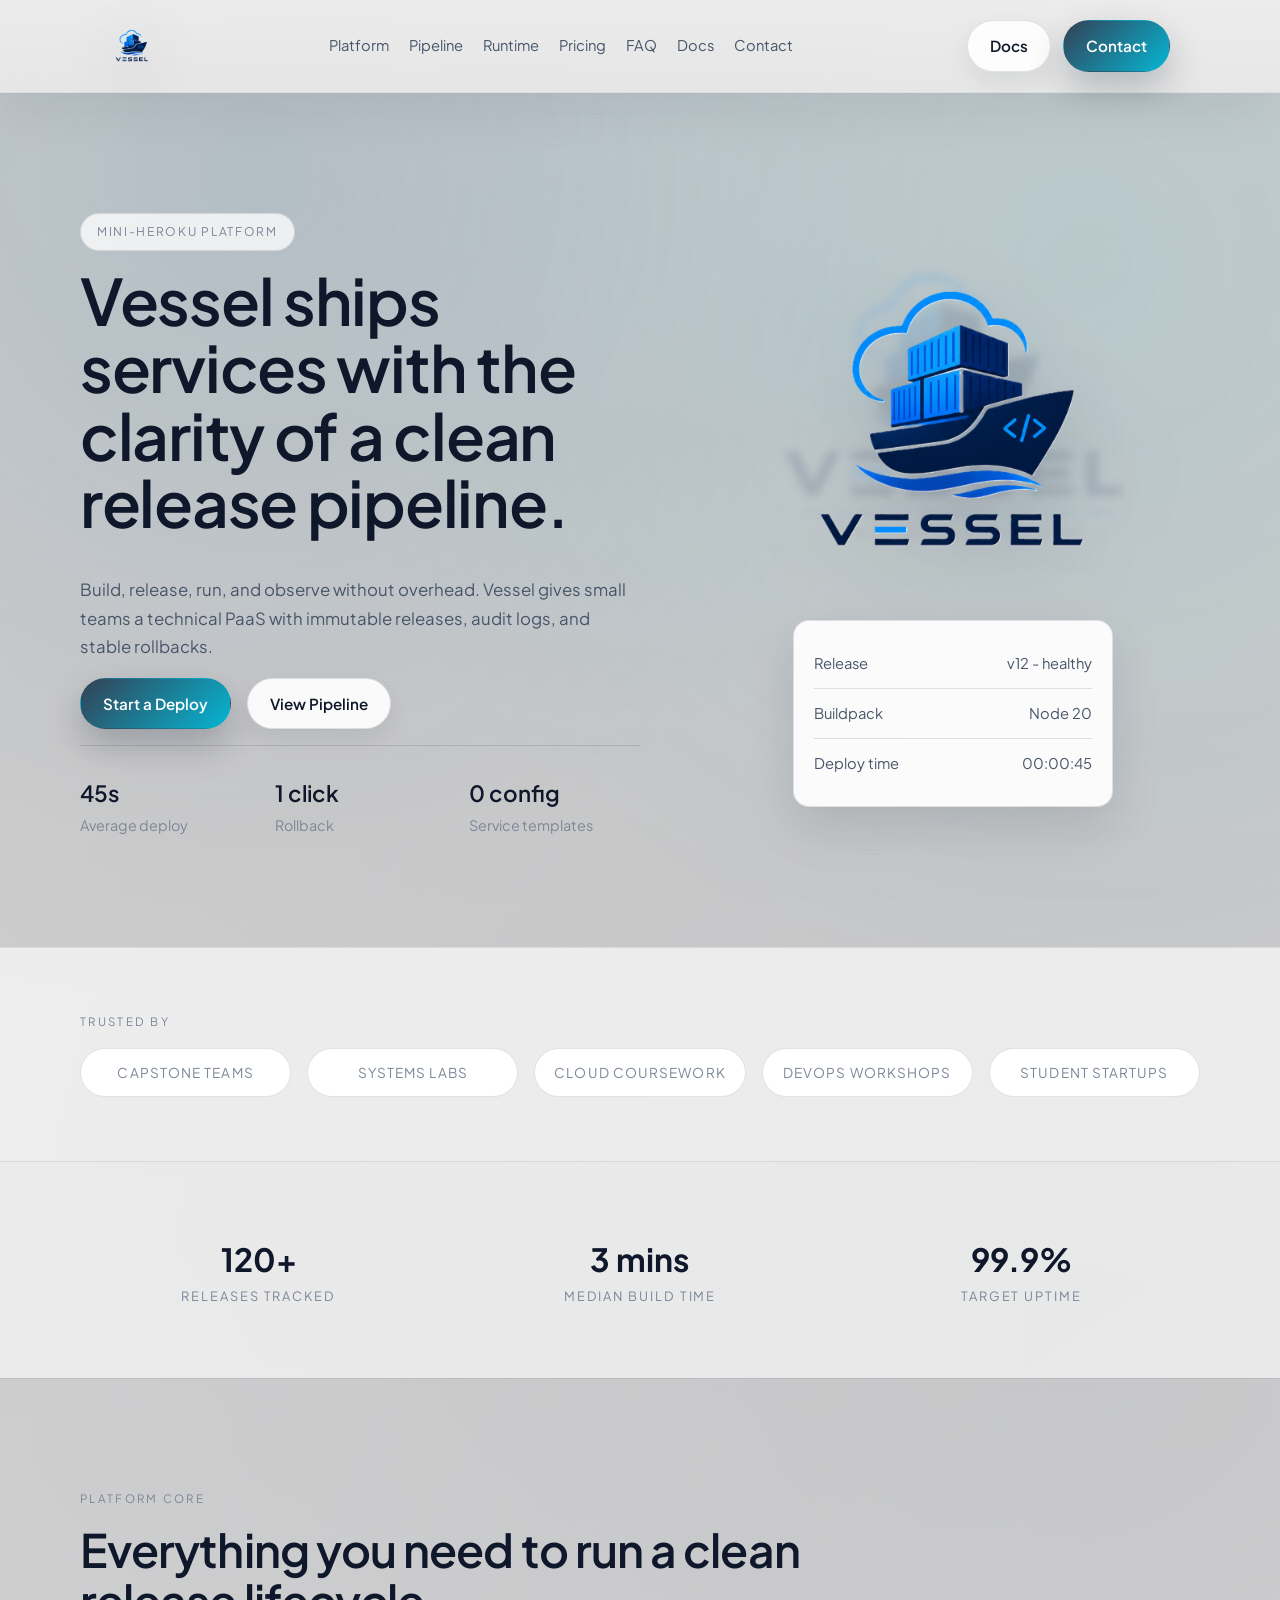
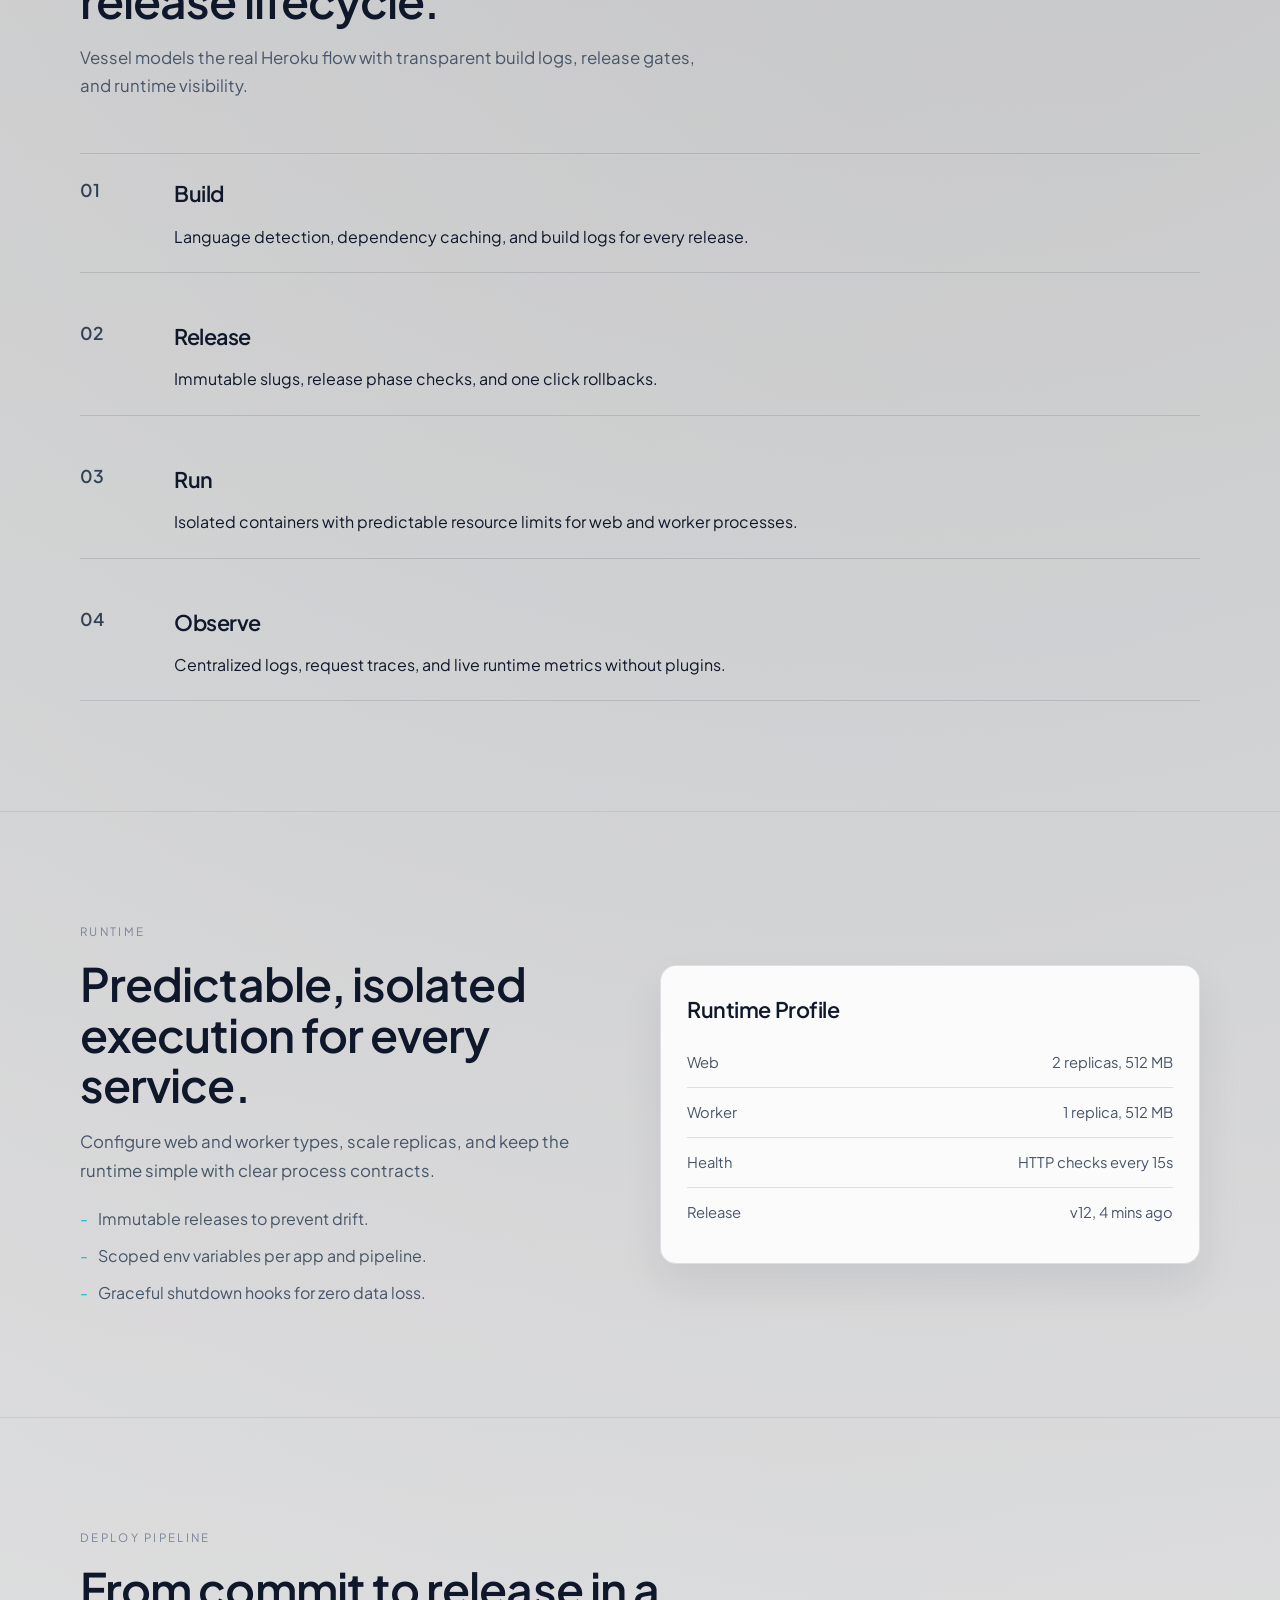
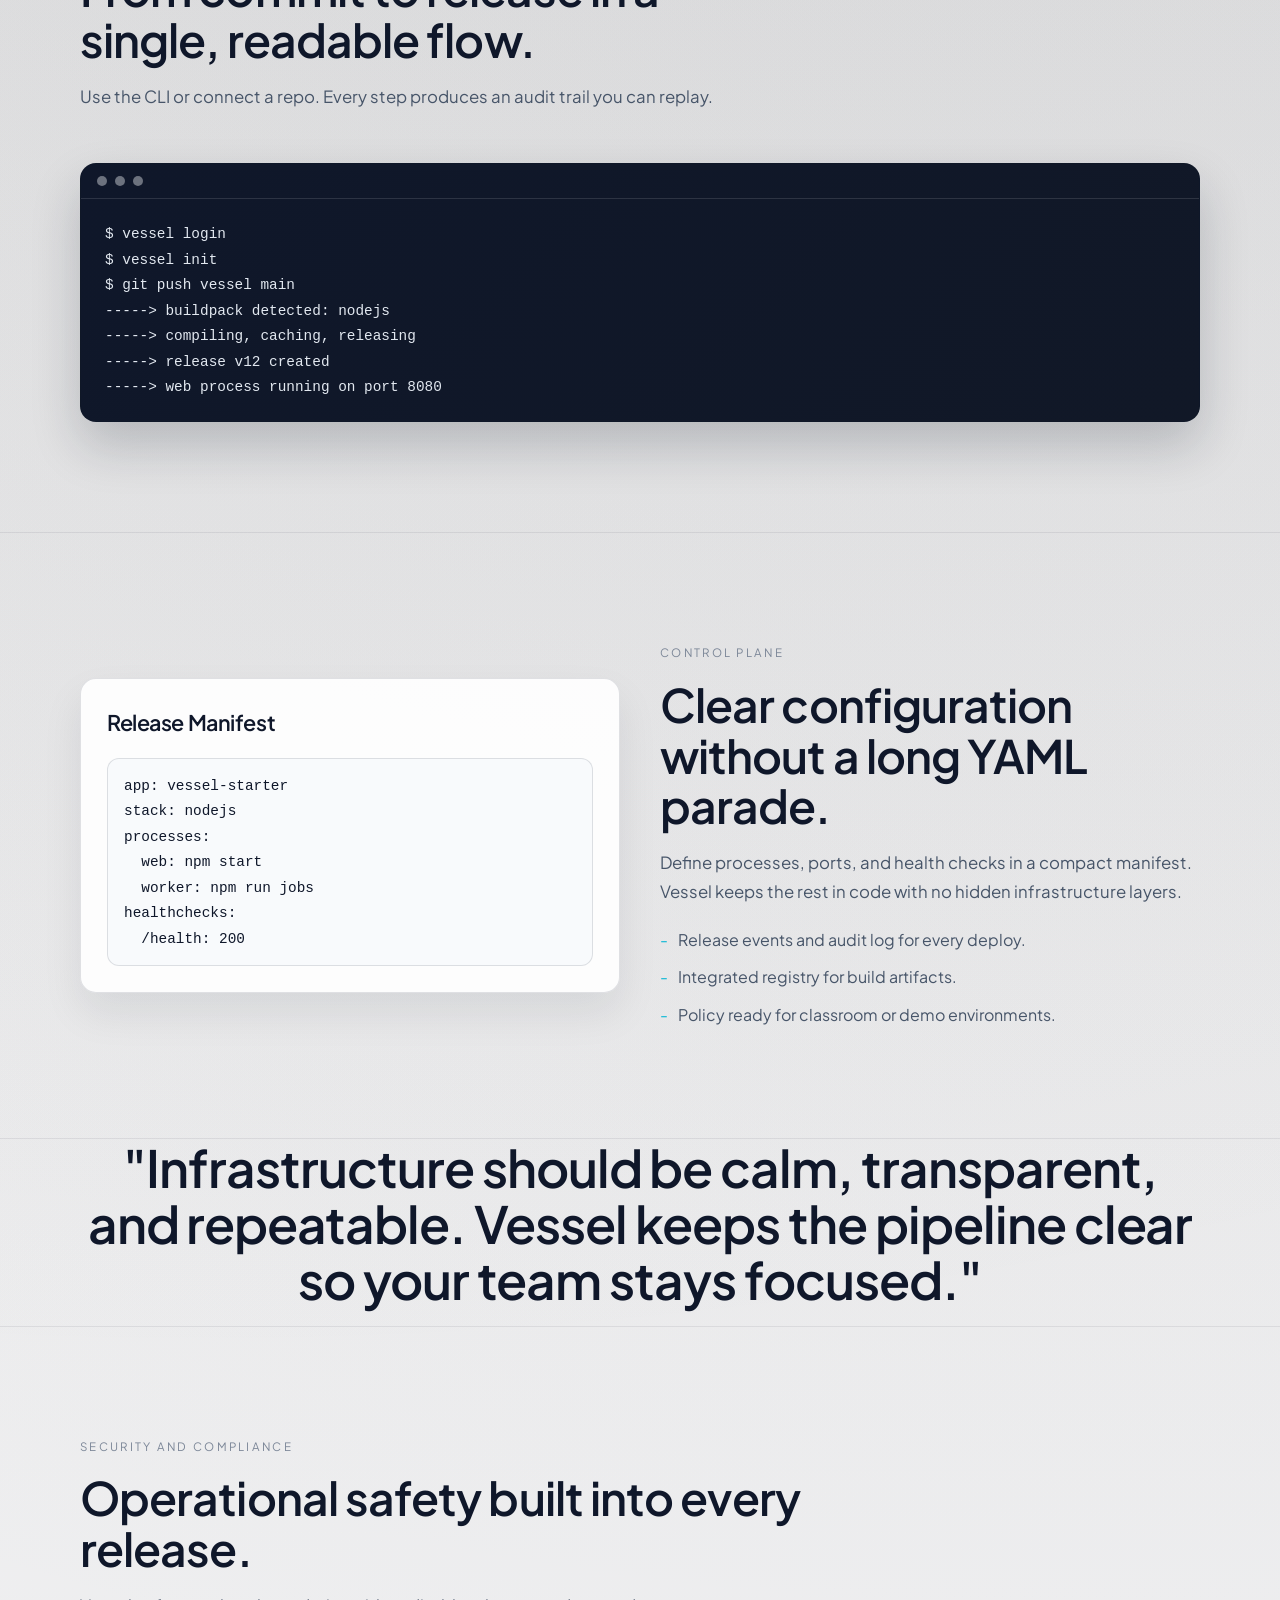
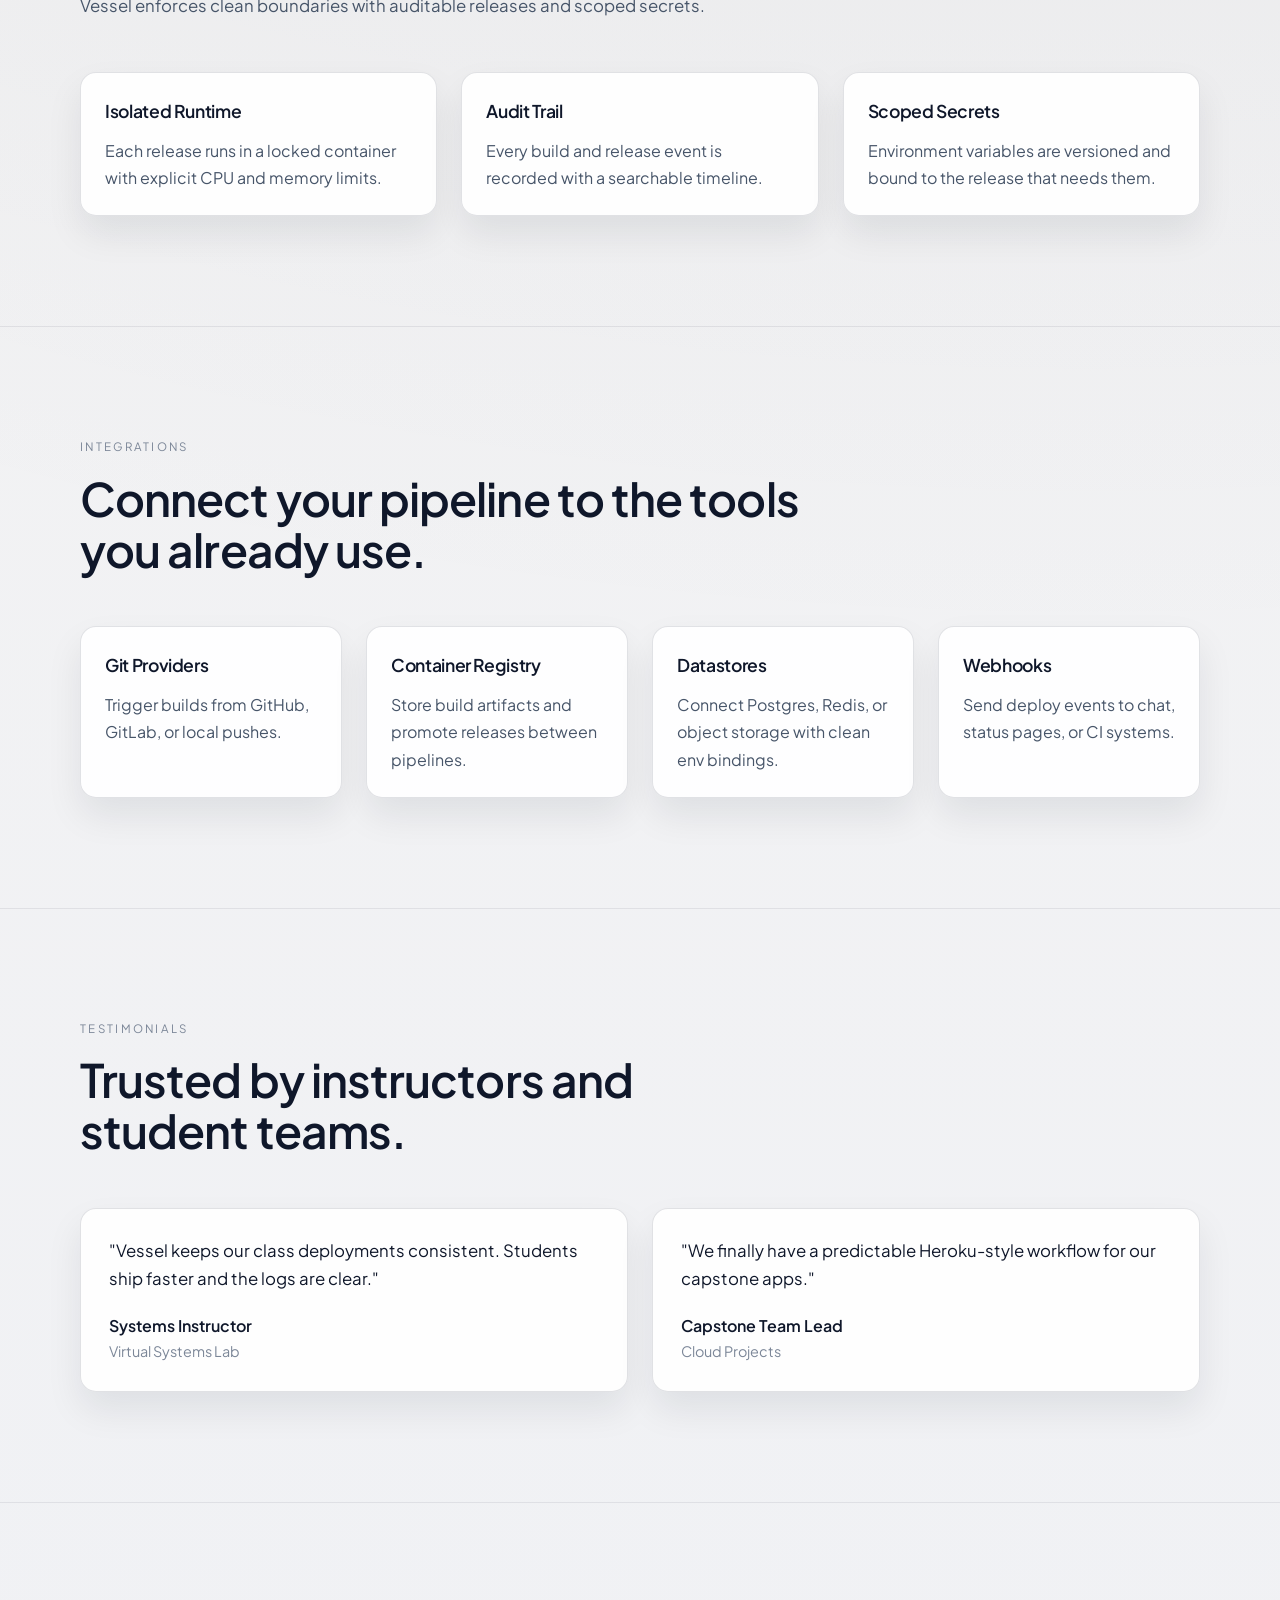
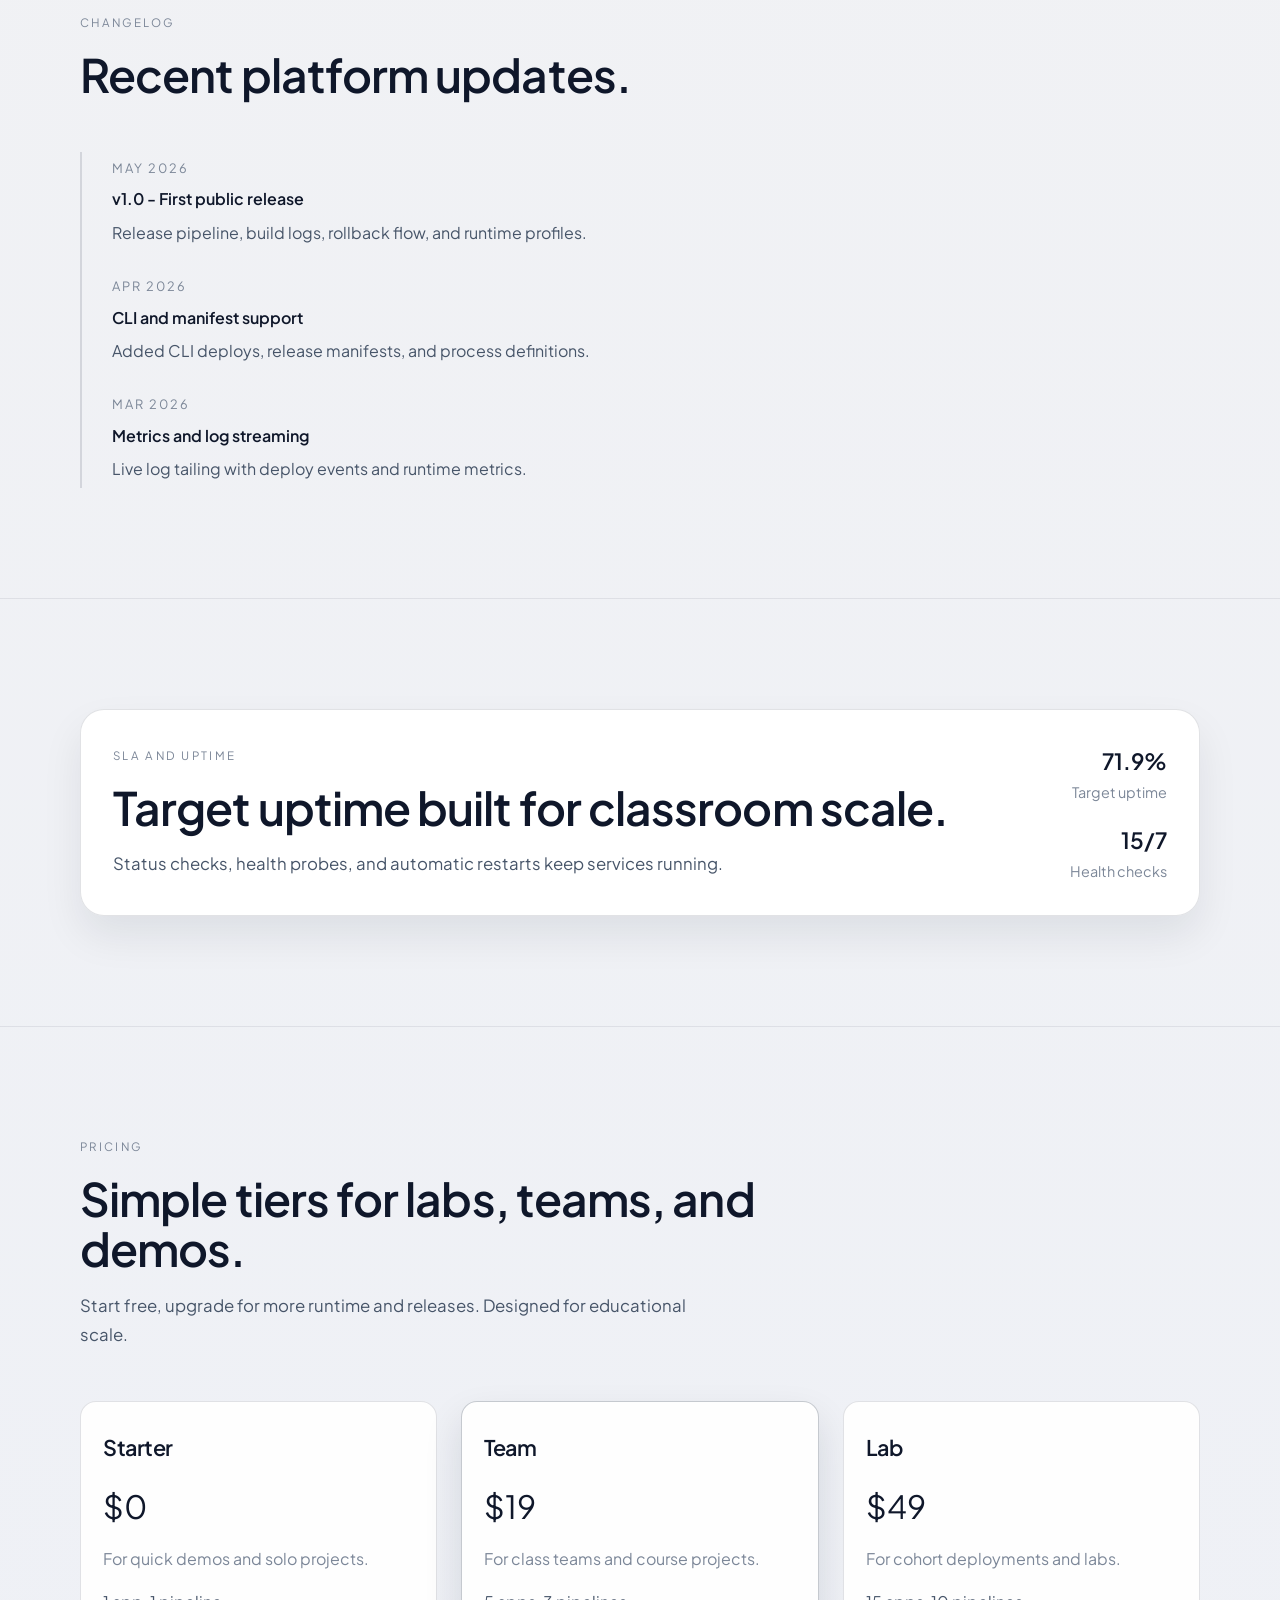
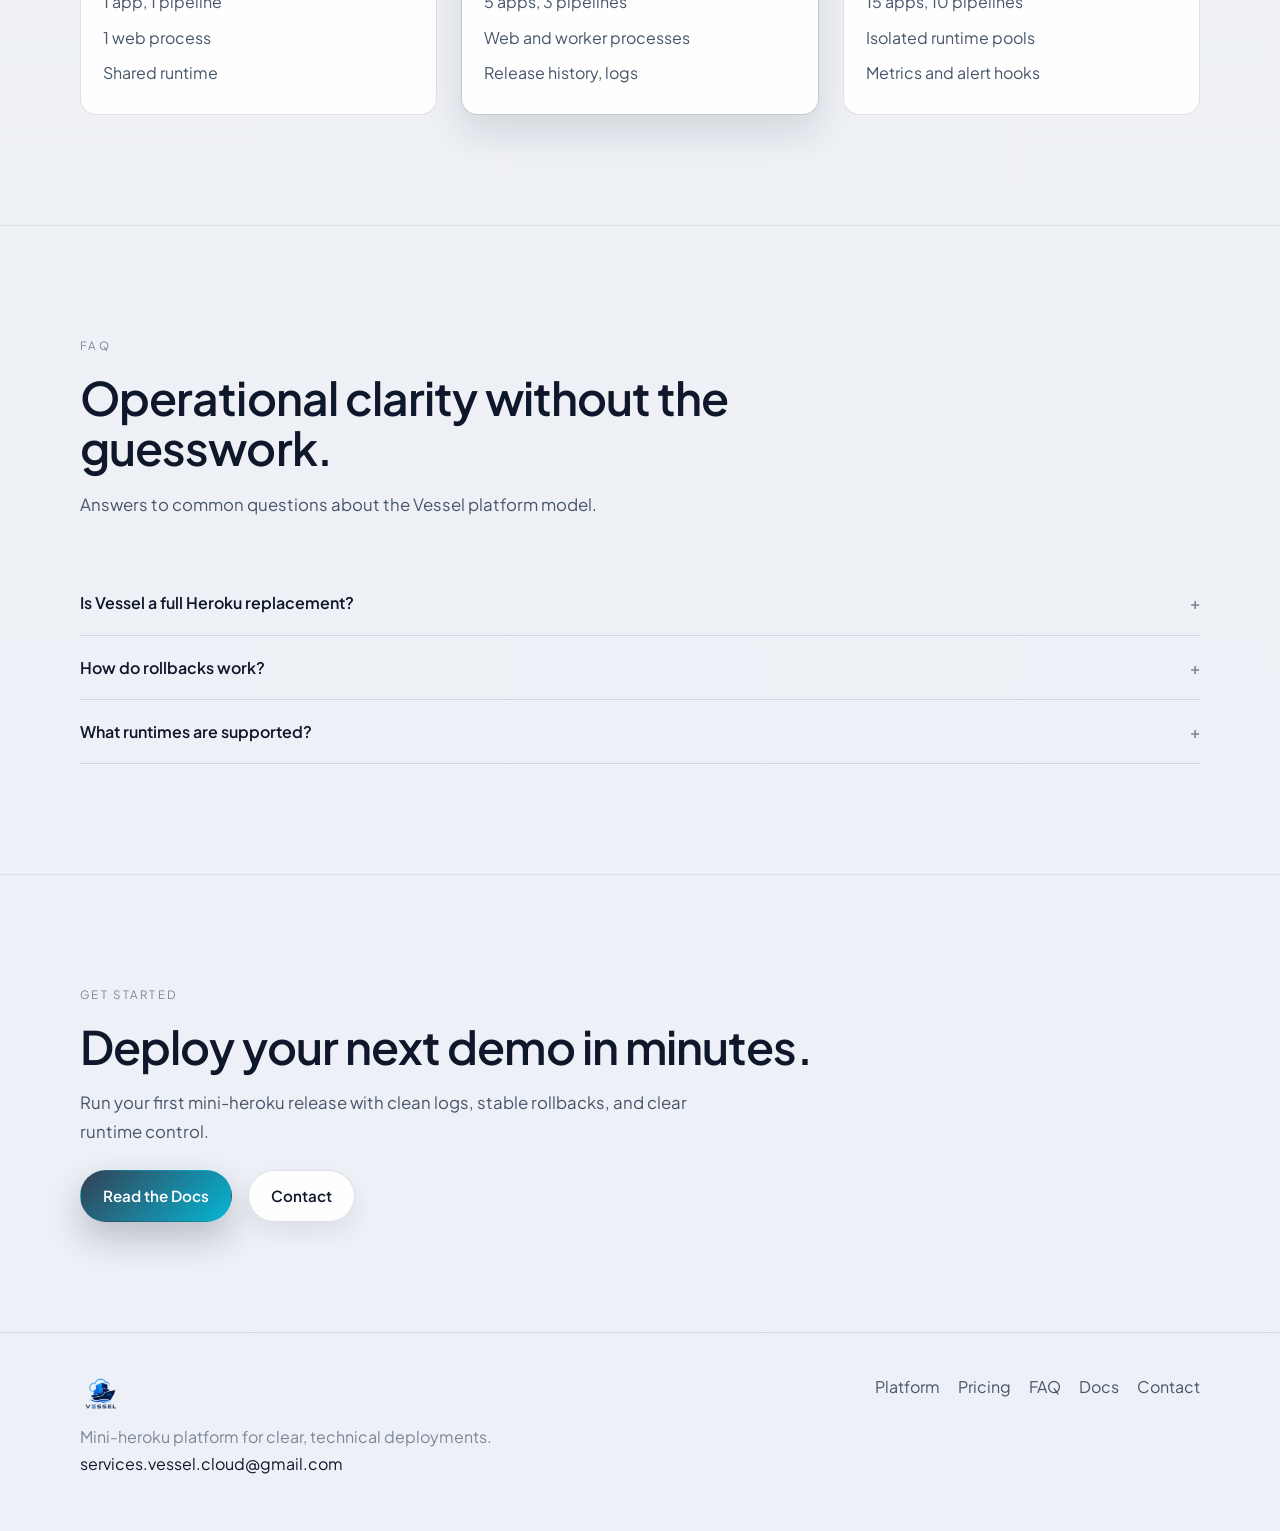
<file: index.html>
<!DOCTYPE html>
<html lang="en" id="top">
<head>
  <meta charset="UTF-8" />
  <meta name="viewport" content="width=device-width, initial-scale=1" />
  <title>Vessel - Mini-Heroku Platform</title>
  <meta name="description" content="Vessel is a mini-heroku PaaS for one click deploys, immutable releases, and technical clarity for small teams." />

  <link rel="preconnect" href="https://fonts.googleapis.com" />
  <link rel="preconnect" href="https://fonts.gstatic.com" crossorigin />
  <link href="https://fonts.googleapis.com/css2?family=Plus+Jakarta+Sans:wght@400;500;600;700&family=Inter:wght@400;500;600&family=JetBrains+Mono:wght@400;500&display=swap" rel="stylesheet" />
  <link rel="icon" href="assets/vessel.ico" />

  <link rel="stylesheet" href="css/styles.css" />
</head>
<body class="page-loading">
  <div id="page-loader" class="page-loader" aria-hidden="true"></div>
  <div id="scroll-progress" class="scroll-progress" aria-hidden="true"></div>

  <header class="site-header">
    <div class="container nav-shell" data-animate>
      <a class="logo" href="#top" aria-label="Vessel home">
        <img class="logo-img" src="assets/nobg-vessel-default-2.png" alt="Vessel" />
      </a>

      <nav id="nav-menu" class="nav-links" aria-label="Primary">
        <a class="nav-link" href="#platform">Platform</a>
        <a class="nav-link" href="#pipeline">Pipeline</a>
        <a class="nav-link" href="#runtime">Runtime</a>
        <a class="nav-link" href="#pricing">Pricing</a>
        <a class="nav-link" href="#faq">FAQ</a>
        <a class="nav-link" href="docs.html">Docs</a>
        <a class="nav-link" href="contact.html">Contact</a>
      </nav>

      <div class="nav-actions">
        <a class="btn ghost" href="docs.html">Docs</a>
        <a class="btn primary" href="contact.html">Contact</a>
      </div>

      <button id="nav-toggle" class="nav-toggle" aria-expanded="false" aria-controls="nav-menu">Menu</button>
    </div>
  </header>

  <main>
    <section id="hero" class="hero section">
      <div class="hero-bg" aria-hidden="true"></div>

      <div class="container hero-grid">
        <div class="hero-copy">
          <div class="hero-badge" data-animate>Mini-Heroku Platform</div>
          <h1 data-animate>Vessel ships services with the clarity of a clean release pipeline.</h1>
          <p class="lead" data-animate>
            Build, release, run, and observe without overhead. Vessel gives small teams a technical PaaS with immutable
            releases, audit logs, and stable rollbacks.
          </p>
          <div class="hero-actions" data-animate>
            <a class="btn primary" href="#get-started">Start a Deploy</a>
            <a class="btn ghost" href="#pipeline">View Pipeline</a>
          </div>
          <div class="hero-metrics" data-animate>
            <div>
              <p class="metric-value">45s</p>
              <p class="metric-label">Average deploy</p>
            </div>
            <div>
              <p class="metric-value">1 click</p>
              <p class="metric-label">Rollback</p>
            </div>
            <div>
              <p class="metric-value">0 config</p>
              <p class="metric-label">Service templates</p>
            </div>
          </div>
        </div>

        <div class="hero-visual" data-animate>
          <img class="hero-glow" src="assets/vessel.png" alt="" aria-hidden="true" />
          <img class="hero-mark" src="assets/nobg-vessel-default-2.png" alt="Vessel cloud platform mark" />
          <div class="hero-panel">
            <div class="hero-panel-row">
              <span>Release</span>
              <span>v12 - healthy</span>
            </div>
            <div class="hero-panel-row">
              <span>Buildpack</span>
              <span>Node 20</span>
            </div>
            <div class="hero-panel-row">
              <span>Deploy time</span>
              <span>00:00:45</span>
            </div>
          </div>
        </div>
      </div>
    </section>

    <section class="logos section-divider">
      <div class="container" data-animate>
        <p class="eyebrow">Trusted By</p>
        <div class="logo-grid">
          <div class="logo-pill">Capstone Teams</div>
          <div class="logo-pill">Systems Labs</div>
          <div class="logo-pill">Cloud Coursework</div>
          <div class="logo-pill">DevOps Workshops</div>
          <div class="logo-pill">Student Startups</div>
        </div>
      </div>
    </section>

    <section class="stats section-divider">
      <div class="container stats-grid" data-animate>
        <div class="stat-item">
          <p class="stat-value">120+</p>
          <p class="stat-label">Releases tracked</p>
        </div>
        <div class="stat-item">
          <p class="stat-value">3 mins</p>
          <p class="stat-label">Median build time</p>
        </div>
        <div class="stat-item">
          <p class="stat-value">99.9%</p>
          <p class="stat-label">Target uptime</p>
        </div>
      </div>
    </section>

    <section id="platform" class="section section-divider">
      <div class="container">
        <div class="section-head" data-animate>
          <p class="eyebrow">Platform Core</p>
          <h2>Everything you need to run a clean release lifecycle.</h2>
          <p class="lead">
            Vessel models the real Heroku flow with transparent build logs, release gates, and runtime visibility.
          </p>
        </div>

        <div class="steps-grid" data-animate>
          <div class="step-card">
            <span class="step-index">01</span>
            <div>
              <h3>Build</h3>
              <p>Language detection, dependency caching, and build logs for every release.</p>
            </div>
          </div>
          <div class="step-card">
            <span class="step-index">02</span>
            <div>
              <h3>Release</h3>
              <p>Immutable slugs, release phase checks, and one click rollbacks.</p>
            </div>
          </div>
          <div class="step-card">
            <span class="step-index">03</span>
            <div>
              <h3>Run</h3>
              <p>Isolated containers with predictable resource limits for web and worker processes.</p>
            </div>
          </div>
          <div class="step-card">
            <span class="step-index">04</span>
            <div>
              <h3>Observe</h3>
              <p>Centralized logs, request traces, and live runtime metrics without plugins.</p>
            </div>
          </div>
        </div>
      </div>
    </section>

    <section id="runtime" class="section section-divider">
      <div class="container split">
        <div class="split-text" data-animate>
          <p class="eyebrow">Runtime</p>
          <h2>Predictable, isolated execution for every service.</h2>
          <p class="lead">
            Configure web and worker types, scale replicas, and keep the runtime simple with clear process contracts.
          </p>
          <ul class="clean-list">
            <li>Immutable releases to prevent drift.</li>
            <li>Scoped env variables per app and pipeline.</li>
            <li>Graceful shutdown hooks for zero data loss.</li>
          </ul>
        </div>
        <div class="split-panel" data-animate>
          <h3>Runtime Profile</h3>
          <div class="hero-panel-row">
            <span>Web</span>
            <span>2 replicas, 512 MB</span>
          </div>
          <div class="hero-panel-row">
            <span>Worker</span>
            <span>1 replica, 512 MB</span>
          </div>
          <div class="hero-panel-row">
            <span>Health</span>
            <span>HTTP checks every 15s</span>
          </div>
          <div class="hero-panel-row">
            <span>Release</span>
            <span>v12, 4 mins ago</span>
          </div>
        </div>
      </div>
    </section>

    <section id="pipeline" class="section section-divider">
      <div class="container">
        <div class="section-head" data-animate>
          <p class="eyebrow">Deploy Pipeline</p>
          <h2>From commit to release in a single, readable flow.</h2>
          <p class="lead">Use the CLI or connect a repo. Every step produces an audit trail you can replay.</p>
        </div>

        <div class="terminal" data-animate>
          <div class="terminal-bar">
            <span></span><span></span><span></span>
          </div>
          <pre><code>$ vessel login
$ vessel init
$ git push vessel main
-----> buildpack detected: nodejs
-----> compiling, caching, releasing
-----> release v12 created
-----> web process running on port 8080</code></pre>
        </div>
      </div>
    </section>

    <section id="docs" class="section section-divider">
      <div class="container split">
        <div class="split-panel" data-animate>
          <h3>Release Manifest</h3>
          <pre><code>app: vessel-starter
stack: nodejs
processes:
  web: npm start
  worker: npm run jobs
healthchecks:
  /health: 200</code></pre>
        </div>
        <div class="split-text" data-animate>
          <p class="eyebrow">Control Plane</p>
          <h2>Clear configuration without a long YAML parade.</h2>
          <p class="lead">
            Define processes, ports, and health checks in a compact manifest. Vessel keeps the rest in code with no
            hidden infrastructure layers.
          </p>
          <ul class="clean-list">
            <li>Release events and audit log for every deploy.</li>
            <li>Integrated registry for build artifacts.</li>
            <li>Policy ready for classroom or demo environments.</li>
          </ul>
        </div>
      </div>
    </section>

    <section class="quote section-divider">
      <div class="container" data-animate>
        <h2>"Infrastructure should be calm, transparent, and repeatable. Vessel keeps the pipeline clear so your team stays focused."</h2>
      </div>
    </section>

    <section id="security" class="section section-divider">
      <div class="container">
        <div class="section-head" data-animate>
          <p class="eyebrow">Security And Compliance</p>
          <h2>Operational safety built into every release.</h2>
          <p class="lead">Vessel enforces clean boundaries with auditable releases and scoped secrets.</p>
        </div>
        <div class="card-grid" data-animate>
          <div class="card">
            <h3 class="card-title">Isolated Runtime</h3>
            <p class="card-body">Each release runs in a locked container with explicit CPU and memory limits.</p>
          </div>
          <div class="card">
            <h3 class="card-title">Audit Trail</h3>
            <p class="card-body">Every build and release event is recorded with a searchable timeline.</p>
          </div>
          <div class="card">
            <h3 class="card-title">Scoped Secrets</h3>
            <p class="card-body">Environment variables are versioned and bound to the release that needs them.</p>
          </div>
        </div>
      </div>
    </section>

    <section id="integrations" class="section section-divider">
      <div class="container">
        <div class="section-head" data-animate>
          <p class="eyebrow">Integrations</p>
          <h2>Connect your pipeline to the tools you already use.</h2>
        </div>
        <div class="card-grid" data-animate>
          <div class="card">
            <h3 class="card-title">Git Providers</h3>
            <p class="card-body">Trigger builds from GitHub, GitLab, or local pushes.</p>
          </div>
          <div class="card">
            <h3 class="card-title">Container Registry</h3>
            <p class="card-body">Store build artifacts and promote releases between pipelines.</p>
          </div>
          <div class="card">
            <h3 class="card-title">Datastores</h3>
            <p class="card-body">Connect Postgres, Redis, or object storage with clean env bindings.</p>
          </div>
          <div class="card">
            <h3 class="card-title">Webhooks</h3>
            <p class="card-body">Send deploy events to chat, status pages, or CI systems.</p>
          </div>
        </div>
      </div>
    </section>

    <section id="testimonials" class="section section-divider">
      <div class="container">
        <div class="section-head" data-animate>
          <p class="eyebrow">Testimonials</p>
          <h2>Trusted by instructors and student teams.</h2>
        </div>
        <div class="testimonial-grid" data-animate>
          <div class="testimonial-card">
            <p class="testimonial-quote">"Vessel keeps our class deployments consistent. Students ship faster and the logs are clear."</p>
            <p class="testimonial-name">Systems Instructor</p>
            <p class="testimonial-role">Virtual Systems Lab</p>
          </div>
          <div class="testimonial-card">
            <p class="testimonial-quote">"We finally have a predictable Heroku-style workflow for our capstone apps."</p>
            <p class="testimonial-name">Capstone Team Lead</p>
            <p class="testimonial-role">Cloud Projects</p>
          </div>
        </div>
      </div>
    </section>

    <section id="changelog" class="section section-divider">
      <div class="container">
        <div class="section-head" data-animate>
          <p class="eyebrow">Changelog</p>
          <h2>Recent platform updates.</h2>
        </div>
        <div class="timeline" data-animate>
          <div class="timeline-item">
            <p class="timeline-date">May 2026</p>
            <p class="timeline-title">v1.0 - First public release</p>
            <p class="timeline-body">Release pipeline, build logs, rollback flow, and runtime profiles.</p>
          </div>
          <div class="timeline-item">
            <p class="timeline-date">Apr 2026</p>
            <p class="timeline-title">CLI and manifest support</p>
            <p class="timeline-body">Added CLI deploys, release manifests, and process definitions.</p>
          </div>
          <div class="timeline-item">
            <p class="timeline-date">Mar 2026</p>
            <p class="timeline-title">Metrics and log streaming</p>
            <p class="timeline-body">Live log tailing with deploy events and runtime metrics.</p>
          </div>
        </div>
      </div>
    </section>

    <section id="sla" class="section section-divider">
      <div class="container" data-animate>
        <div class="sla-panel">
          <div>
            <p class="eyebrow">SLA And Uptime</p>
            <h2>Target uptime built for classroom scale.</h2>
            <p class="lead">Status checks, health probes, and automatic restarts keep services running.</p>
          </div>
          <div class="sla-metrics">
            <div>
              <p class="metric-value">99.9%</p>
              <p class="metric-label">Target uptime</p>
            </div>
            <div>
              <p class="metric-value">24/7</p>
              <p class="metric-label">Health checks</p>
            </div>
          </div>
        </div>
      </div>
    </section>

    <section id="pricing" class="section section-divider">
      <div class="container">
        <div class="section-head" data-animate>
          <p class="eyebrow">Pricing</p>
          <h2>Simple tiers for labs, teams, and demos.</h2>
          <p class="lead">Start free, upgrade for more runtime and releases. Designed for educational scale.</p>
        </div>

        <div class="pricing-grid" data-animate>
          <div class="pricing-tier">
            <h3>Starter</h3>
            <p class="price">$0</p>
            <p class="tier-note">For quick demos and solo projects.</p>
            <ul>
              <li>1 app, 1 pipeline</li>
              <li>1 web process</li>
              <li>Shared runtime</li>
            </ul>
          </div>
          <div class="pricing-tier featured">
            <h3>Team</h3>
            <p class="price">$19</p>
            <p class="tier-note">For class teams and course projects.</p>
            <ul>
              <li>5 apps, 3 pipelines</li>
              <li>Web and worker processes</li>
              <li>Release history, logs</li>
            </ul>
          </div>
          <div class="pricing-tier">
            <h3>Lab</h3>
            <p class="price">$49</p>
            <p class="tier-note">For cohort deployments and labs.</p>
            <ul>
              <li>15 apps, 10 pipelines</li>
              <li>Isolated runtime pools</li>
              <li>Metrics and alert hooks</li>
            </ul>
          </div>
        </div>
      </div>
    </section>

    <section id="faq" class="section section-divider">
      <div class="container">
        <div class="section-head" data-animate>
          <p class="eyebrow">FAQ</p>
          <h2>Operational clarity without the guesswork.</h2>
          <p class="lead">Answers to common questions about the Vessel platform model.</p>
        </div>

        <div class="faq" data-animate>
          <details>
            <summary>Is Vessel a full Heroku replacement?</summary>
            <p>Vessel is a focused mini-heroku platform built for learning and small deployments. It mirrors the core flow without enterprise complexity.</p>
          </details>
          <details>
            <summary>How do rollbacks work?</summary>
            <p>Each release is immutable. You can roll back by selecting any prior release without rebuilding.</p>
          </details>
          <details>
            <summary>What runtimes are supported?</summary>
            <p>Vessel supports common web stacks through buildpacks. Node and Python are first class and more can be added.</p>
          </details>
        </div>
      </div>
    </section>

    <section id="get-started" class="section section-divider">
      <div class="container cta" data-animate>
        <div>
          <p class="eyebrow">Get Started</p>
          <h2>Deploy your next demo in minutes.</h2>
          <p class="lead">Run your first mini-heroku release with clean logs, stable rollbacks, and clear runtime control.</p>
        </div>
        <div class="cta-actions">
          <a class="btn primary" href="docs.html">Read the Docs</a>
          <a class="btn ghost" href="contact.html">Contact</a>
        </div>
      </div>
    </section>
  </main>

  <footer class="site-footer">
    <div class="container footer-inner">
      <div>
        <img class="footer-logo" src="assets/nobg-vessel-default-2.png" alt="Vessel" />
        <p class="footer-note">Mini-heroku platform for clear, technical deployments.</p>
        <p class="footer-email"><a href="mailto:services.vessel.cloud@gmail.com">services.vessel.cloud@gmail.com</a></p>
      </div>
      <div class="footer-links">
        <a href="#platform">Platform</a>
        <a href="#pricing">Pricing</a>
        <a href="#faq">FAQ</a>
        <a href="docs.html">Docs</a>
        <a href="contact.html">Contact</a>
      </div>
    </div>
  </footer>

  <script src="js/main.js"></script>
</body>
</html>
</file>
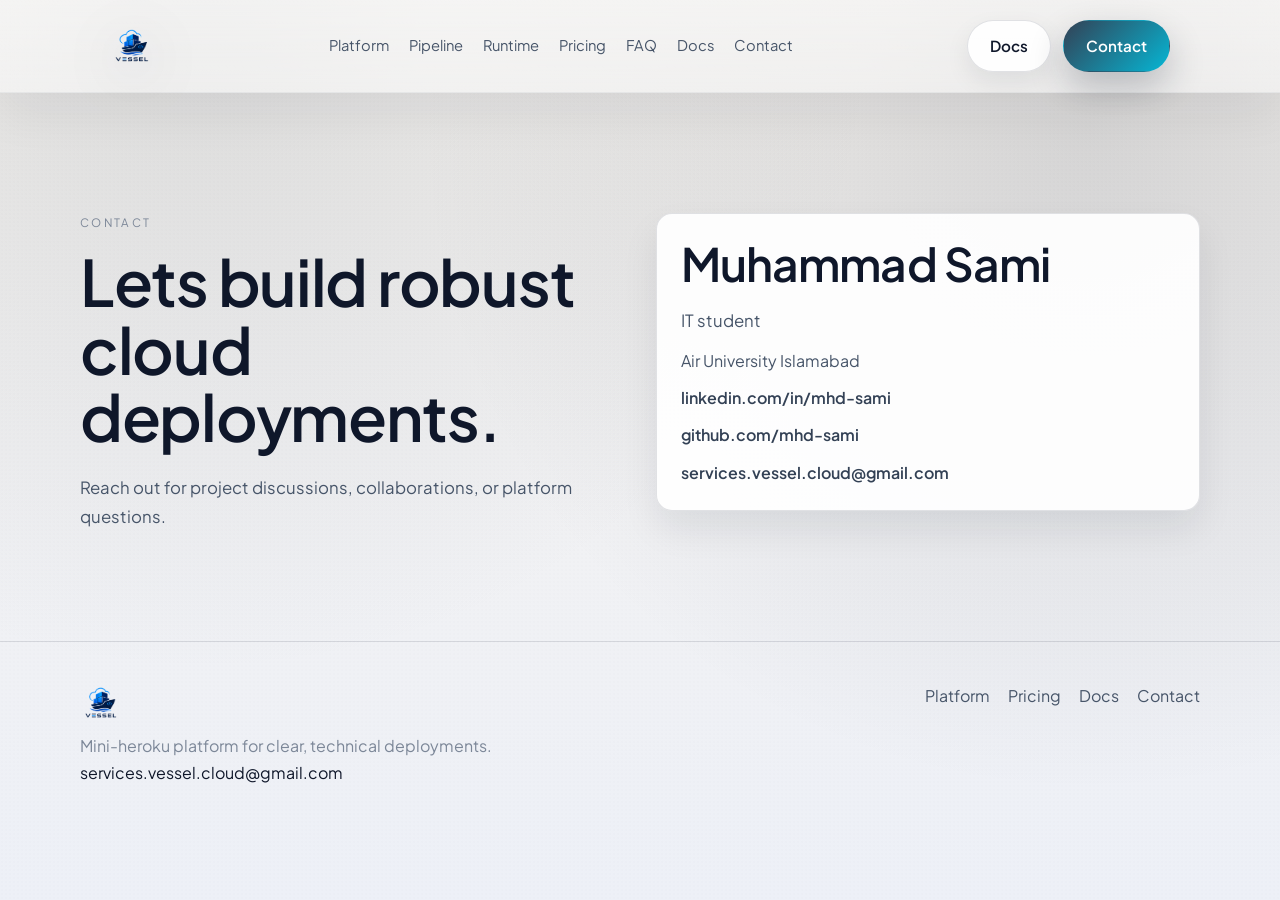
<file: contact.html>
<!DOCTYPE html>
<html lang="en" id="top">
<head>
  <meta charset="UTF-8" />
  <meta name="viewport" content="width=device-width, initial-scale=1" />
  <title>Contact - Vessel</title>
  <meta name="description" content="Contact the Vessel team." />

  <link rel="preconnect" href="https://fonts.googleapis.com" />
  <link rel="preconnect" href="https://fonts.gstatic.com" crossorigin />
  <link href="https://fonts.googleapis.com/css2?family=Plus+Jakarta+Sans:wght@400;500;600;700&family=Inter:wght@400;500;600&family=JetBrains+Mono:wght@400;500&display=swap" rel="stylesheet" />
  <link rel="icon" href="assets/vessel.ico" />

  <link rel="stylesheet" href="css/styles.css" />
</head>
<body class="page-loading">
  <div id="page-loader" class="page-loader" aria-hidden="true"></div>
  <div id="scroll-progress" class="scroll-progress" aria-hidden="true"></div>

  <header class="site-header">
    <div class="container nav-shell" data-animate>
      <a class="logo" href="index.html" aria-label="Vessel home">
        <img class="logo-img" src="assets/nobg-vessel-default-2.png" alt="Vessel" />
      </a>

      <nav id="nav-menu" class="nav-links" aria-label="Primary">
        <a class="nav-link" href="index.html#platform">Platform</a>
        <a class="nav-link" href="index.html#pipeline">Pipeline</a>
        <a class="nav-link" href="index.html#runtime">Runtime</a>
        <a class="nav-link" href="index.html#pricing">Pricing</a>
        <a class="nav-link" href="index.html#faq">FAQ</a>
        <a class="nav-link" href="docs.html">Docs</a>
        <a class="nav-link" href="contact.html">Contact</a>
      </nav>

      <div class="nav-actions">
        <a class="btn ghost" href="docs.html">Docs</a>
        <a class="btn primary" href="contact.html">Contact</a>
      </div>

      <button id="nav-toggle" class="nav-toggle" aria-expanded="false" aria-controls="nav-menu">Menu</button>
    </div>
  </header>

  <main>
    <section class="docs-hero section">
      <div class="container contact-grid" data-animate>
        <div>
          <p class="eyebrow">Contact</p>
          <h1>Lets build robust cloud deployments.</h1>
          <p class="lead">Reach out for project discussions, collaborations, or platform questions.</p>
        </div>
        <div class="contact-card">
          <h2>Muhammad Sami</h2>
          <p class="lead">IT student</p>
          <ul class="contact-list">
            <li>Air University Islamabad</li>
            <li><a href="https://linkedin.com/in/mhd-sami">linkedin.com/in/mhd-sami</a></li>
            <li><a href="https://github.com/mhd-sami">github.com/mhd-sami</a></li>
            <li><a href="mailto:services.vessel.cloud@gmail.com">services.vessel.cloud@gmail.com</a></li>
          </ul>
        </div>
      </div>
    </section>
  </main>

  <footer class="site-footer">
    <div class="container footer-inner">
      <div>
        <img class="footer-logo" src="assets/nobg-vessel-default-2.png" alt="Vessel" />
        <p class="footer-note">Mini-heroku platform for clear, technical deployments.</p>
        <p class="footer-email"><a href="mailto:services.vessel.cloud@gmail.com">services.vessel.cloud@gmail.com</a></p>
      </div>
      <div class="footer-links">
        <a href="index.html#platform">Platform</a>
        <a href="index.html#pricing">Pricing</a>
        <a href="docs.html">Docs</a>
        <a href="contact.html">Contact</a>
      </div>
    </div>
  </footer>

  <script src="js/main.js"></script>
</body>
</html>
</file>
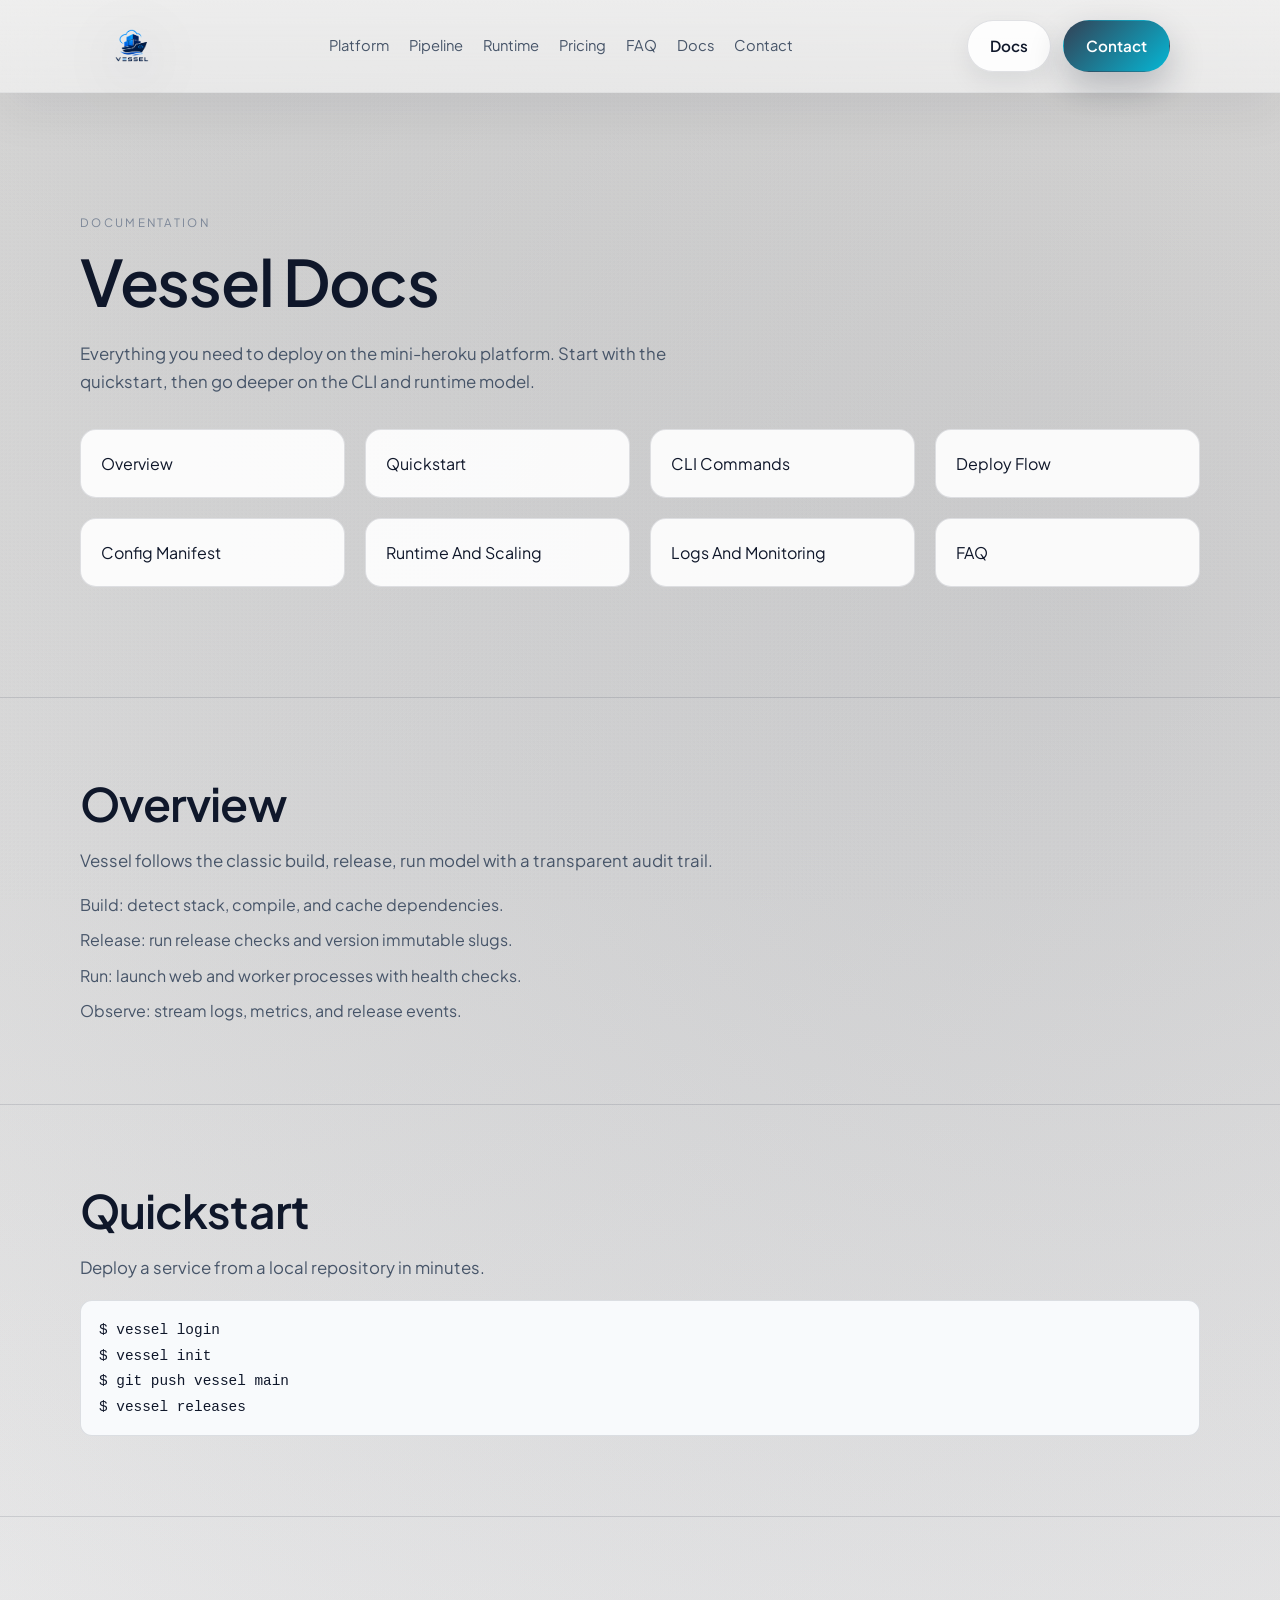
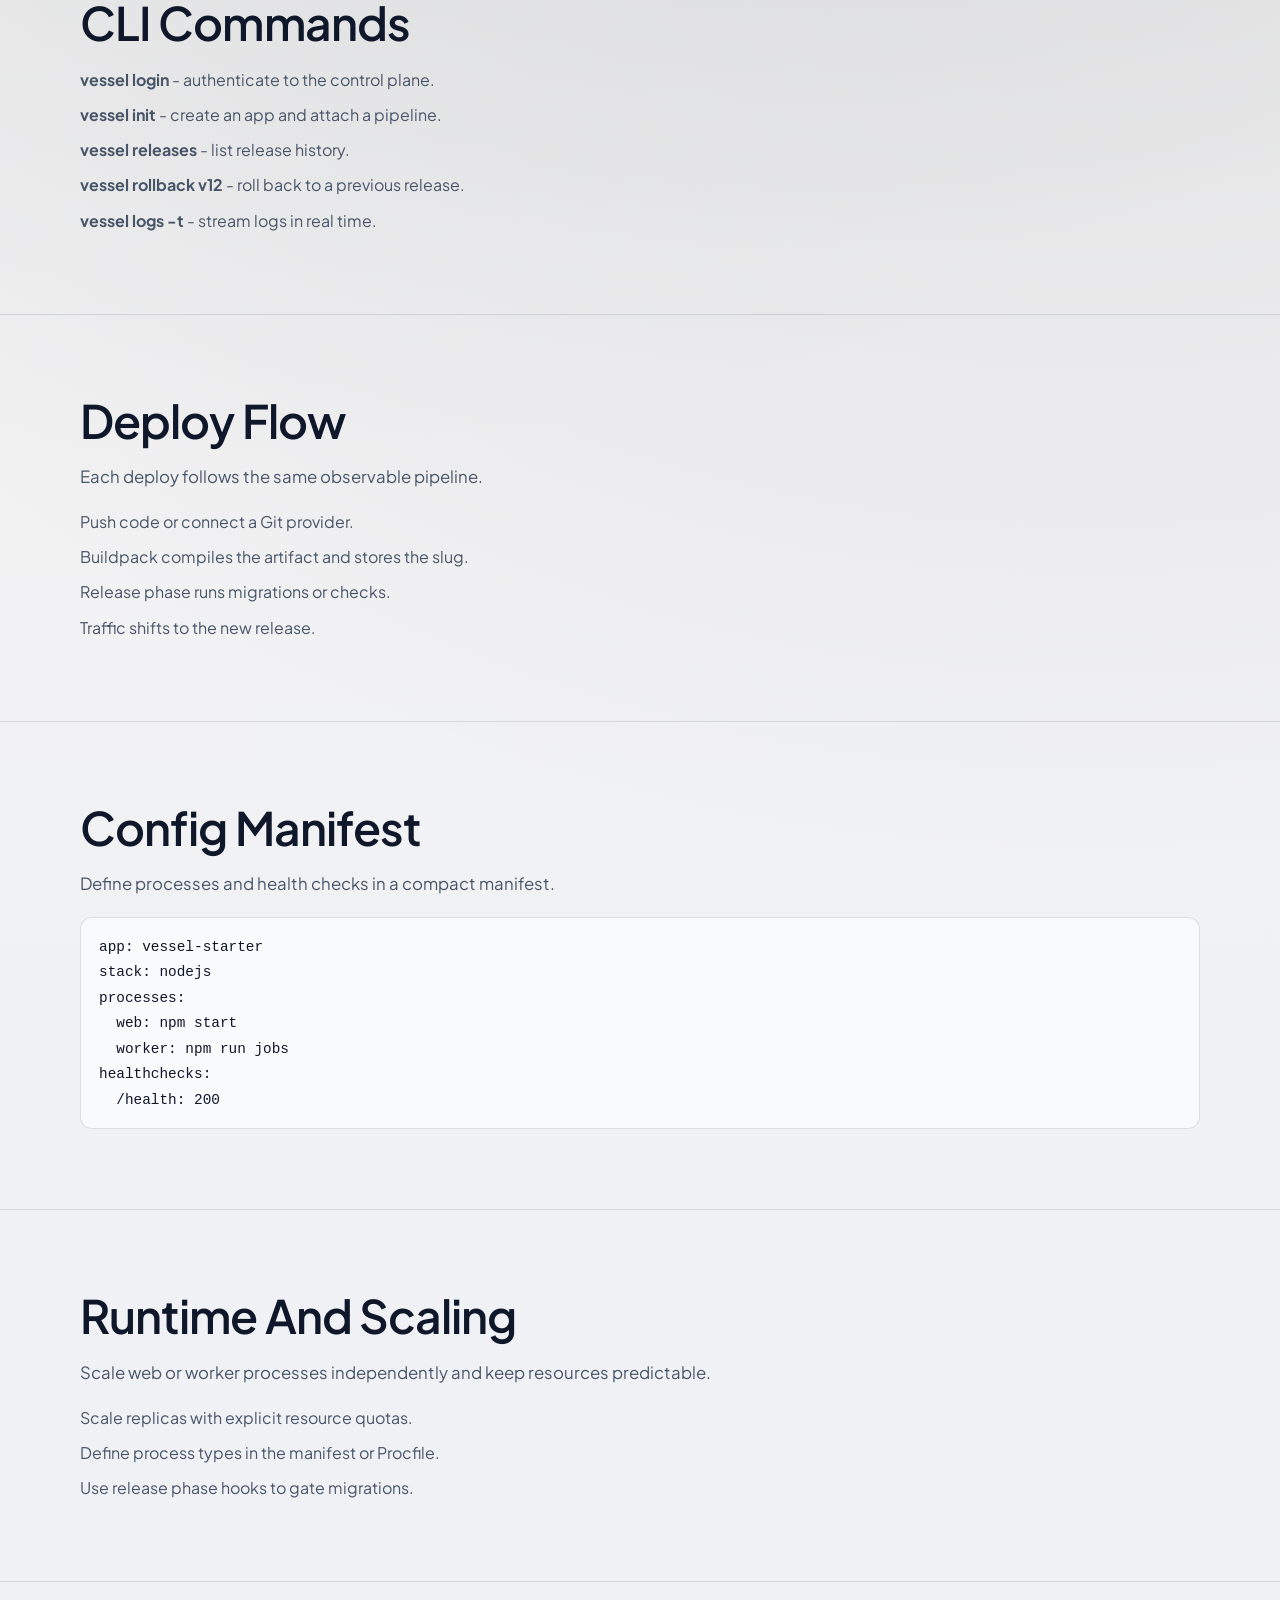
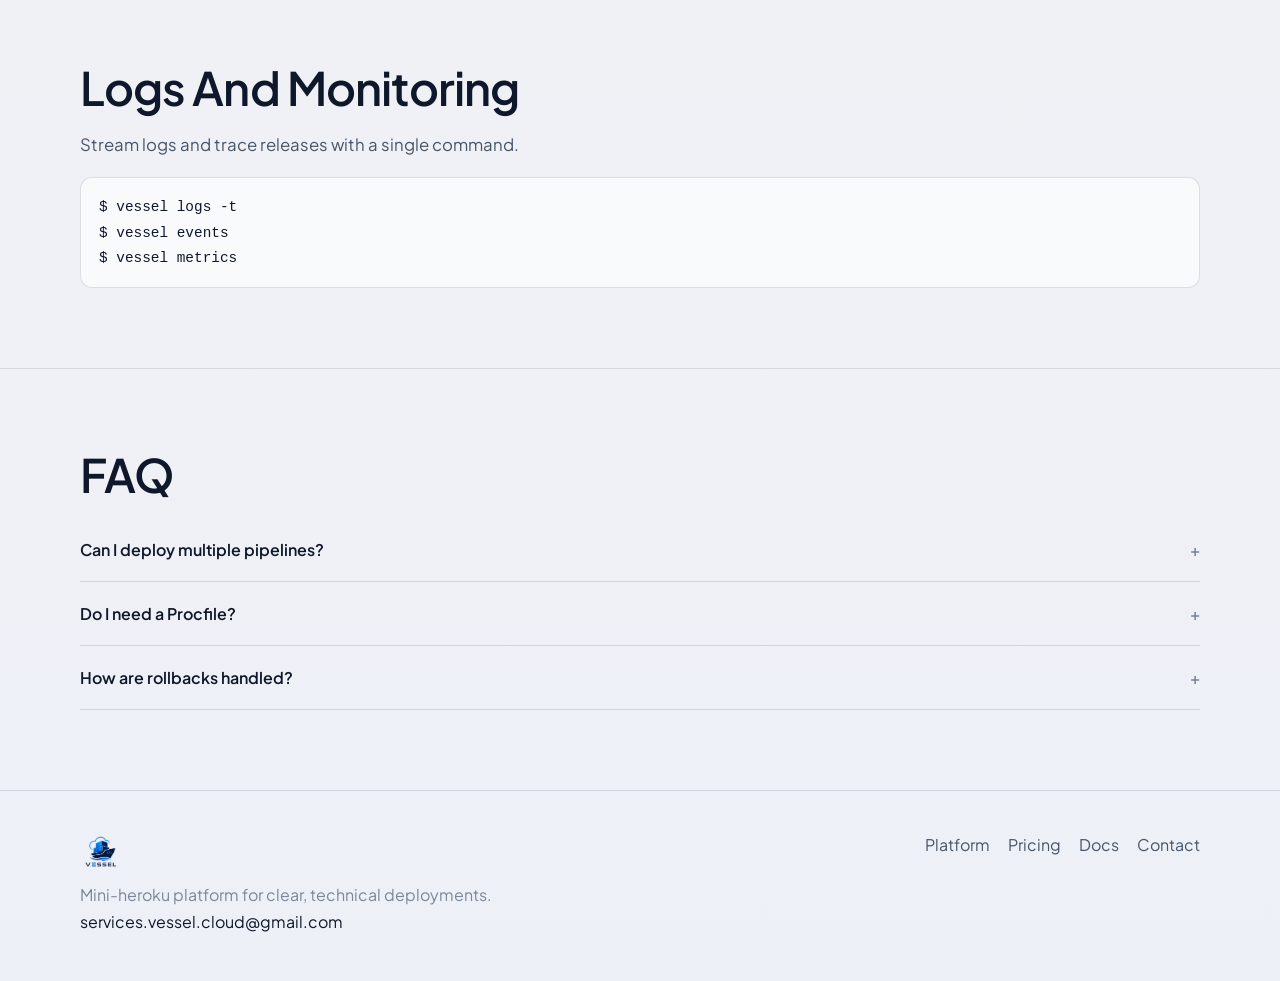
<file: docs.html>
<!DOCTYPE html>
<html lang="en" id="top">
<head>
  <meta charset="UTF-8" />
  <meta name="viewport" content="width=device-width, initial-scale=1" />
  <title>Vessel Docs</title>
  <meta name="description" content="Vessel documentation for quickstarts, CLI commands, and deploy flow." />

  <link rel="preconnect" href="https://fonts.googleapis.com" />
  <link rel="preconnect" href="https://fonts.gstatic.com" crossorigin />
  <link href="https://fonts.googleapis.com/css2?family=Plus+Jakarta+Sans:wght@400;500;600;700&family=Inter:wght@400;500;600&family=JetBrains+Mono:wght@400;500&display=swap" rel="stylesheet" />
  <link rel="icon" href="assets/vessel.ico" />

  <link rel="stylesheet" href="css/styles.css" />
</head>
<body class="page-loading">
  <div id="page-loader" class="page-loader" aria-hidden="true"></div>
  <div id="scroll-progress" class="scroll-progress" aria-hidden="true"></div>

  <header class="site-header">
    <div class="container nav-shell" data-animate>
      <a class="logo" href="index.html" aria-label="Vessel home">
        <img class="logo-img" src="assets/nobg-vessel-default-2.png" alt="Vessel" />
      </a>

      <nav id="nav-menu" class="nav-links" aria-label="Primary">
        <a class="nav-link" href="index.html#platform">Platform</a>
        <a class="nav-link" href="index.html#pipeline">Pipeline</a>
        <a class="nav-link" href="index.html#runtime">Runtime</a>
        <a class="nav-link" href="index.html#pricing">Pricing</a>
        <a class="nav-link" href="index.html#faq">FAQ</a>
        <a class="nav-link" href="docs.html">Docs</a>
        <a class="nav-link" href="contact.html">Contact</a>
      </nav>

      <div class="nav-actions">
        <a class="btn ghost" href="docs.html">Docs</a>
        <a class="btn primary" href="contact.html">Contact</a>
      </div>

      <button id="nav-toggle" class="nav-toggle" aria-expanded="false" aria-controls="nav-menu">Menu</button>
    </div>
  </header>

  <main>
    <section class="docs-hero section">
      <div class="container" data-animate>
        <p class="eyebrow">Documentation</p>
        <h1>Vessel Docs</h1>
        <p class="lead">Everything you need to deploy on the mini-heroku platform. Start with the quickstart, then go deeper on the CLI and runtime model.</p>
        <div class="docs-grid">
          <a class="docs-card" href="#overview">Overview</a>
          <a class="docs-card" href="#quickstart">Quickstart</a>
          <a class="docs-card" href="#cli">CLI Commands</a>
          <a class="docs-card" href="#deploy-flow">Deploy Flow</a>
          <a class="docs-card" href="#manifest">Config Manifest</a>
          <a class="docs-card" href="#runtime">Runtime And Scaling</a>
          <a class="docs-card" href="#logs">Logs And Monitoring</a>
          <a class="docs-card" href="#faq">FAQ</a>
        </div>
      </div>
    </section>

    <section id="overview" class="docs-section">
      <div class="container" data-animate>
        <h2>Overview</h2>
        <p class="lead">Vessel follows the classic build, release, run model with a transparent audit trail.</p>
        <ul class="docs-list">
          <li>Build: detect stack, compile, and cache dependencies.</li>
          <li>Release: run release checks and version immutable slugs.</li>
          <li>Run: launch web and worker processes with health checks.</li>
          <li>Observe: stream logs, metrics, and release events.</li>
        </ul>
      </div>
    </section>

    <section id="quickstart" class="docs-section">
      <div class="container" data-animate>
        <h2>Quickstart</h2>
        <p class="lead">Deploy a service from a local repository in minutes.</p>
        <pre class="docs-code"><code>$ vessel login
$ vessel init
$ git push vessel main
$ vessel releases</code></pre>
      </div>
    </section>

    <section id="cli" class="docs-section">
      <div class="container" data-animate>
        <h2>CLI Commands</h2>
        <ul class="docs-list">
          <li><strong>vessel login</strong> - authenticate to the control plane.</li>
          <li><strong>vessel init</strong> - create an app and attach a pipeline.</li>
          <li><strong>vessel releases</strong> - list release history.</li>
          <li><strong>vessel rollback v12</strong> - roll back to a previous release.</li>
          <li><strong>vessel logs -t</strong> - stream logs in real time.</li>
        </ul>
      </div>
    </section>

    <section id="deploy-flow" class="docs-section">
      <div class="container" data-animate>
        <h2>Deploy Flow</h2>
        <p class="lead">Each deploy follows the same observable pipeline.</p>
        <ul class="docs-list">
          <li>Push code or connect a Git provider.</li>
          <li>Buildpack compiles the artifact and stores the slug.</li>
          <li>Release phase runs migrations or checks.</li>
          <li>Traffic shifts to the new release.</li>
        </ul>
      </div>
    </section>

    <section id="manifest" class="docs-section">
      <div class="container" data-animate>
        <h2>Config Manifest</h2>
        <p class="lead">Define processes and health checks in a compact manifest.</p>
        <pre class="docs-code"><code>app: vessel-starter
stack: nodejs
processes:
  web: npm start
  worker: npm run jobs
healthchecks:
  /health: 200</code></pre>
      </div>
    </section>

    <section id="runtime" class="docs-section">
      <div class="container" data-animate>
        <h2>Runtime And Scaling</h2>
        <p class="lead">Scale web or worker processes independently and keep resources predictable.</p>
        <ul class="docs-list">
          <li>Scale replicas with explicit resource quotas.</li>
          <li>Define process types in the manifest or Procfile.</li>
          <li>Use release phase hooks to gate migrations.</li>
        </ul>
      </div>
    </section>

    <section id="logs" class="docs-section">
      <div class="container" data-animate>
        <h2>Logs And Monitoring</h2>
        <p class="lead">Stream logs and trace releases with a single command.</p>
        <pre class="docs-code"><code>$ vessel logs -t
$ vessel events
$ vessel metrics</code></pre>
      </div>
    </section>

    <section id="faq" class="docs-section">
      <div class="container" data-animate>
        <h2>FAQ</h2>
        <div class="faq">
          <details>
            <summary>Can I deploy multiple pipelines?</summary>
            <p>Yes. Each app can have multiple pipelines for dev, staging, and production.</p>
          </details>
          <details>
            <summary>Do I need a Procfile?</summary>
            <p>Only if you want to override the detected start command or add worker processes.</p>
          </details>
          <details>
            <summary>How are rollbacks handled?</summary>
            <p>Rollbacks point to a prior immutable release without rebuilding.</p>
          </details>
        </div>
      </div>
    </section>
  </main>

  <footer class="site-footer">
    <div class="container footer-inner">
      <div>
        <img class="footer-logo" src="assets/nobg-vessel-default-2.png" alt="Vessel" />
        <p class="footer-note">Mini-heroku platform for clear, technical deployments.</p>
        <p class="footer-email"><a href="mailto:services.vessel.cloud@gmail.com">services.vessel.cloud@gmail.com</a></p>
      </div>
      <div class="footer-links">
        <a href="index.html#platform">Platform</a>
        <a href="index.html#pricing">Pricing</a>
        <a href="docs.html">Docs</a>
        <a href="contact.html">Contact</a>
      </div>
    </div>
  </footer>

  <script src="js/main.js"></script>
</body>
</html>
</file>
<file: css/styles.css>
:root {
  --bg-primary: #f7f4ef;
  --bg-secondary: #edf0f7;
  --surface: #ffffff;
  --glass: rgba(255, 255, 255, 0.72);
  --accent: #334155;
  --accent-bright: #0f172a;
  --accent-2: #06b6d4;
  --accent-soft: rgba(51, 65, 85, 0.12);
  --text-primary: #0f172a;
  --text-secondary: #475569;
  --text-muted: #7c8798;
  --border: rgba(15, 23, 42, 0.12);
  --border-strong: rgba(15, 23, 42, 0.2);
  --shadow: 0 20px 50px rgba(15, 23, 42, 0.12);
  --radius-sm: 10px;
  --radius-md: 16px;
  --radius-lg: 24px;
  --radius-pill: 999px;
  --ease: cubic-bezier(0.16, 1, 0.3, 1);
}

*,
*::before,
*::after {
  box-sizing: border-box;
  margin: 0;
  padding: 0;
}

html {
  scroll-behavior: smooth;
  font-size: 16px;
}

body {
  font-family: "Plus Jakarta Sans", "Inter", sans-serif;
  background: radial-gradient(circle at 16% 0%, rgba(51, 65, 85, 0.14), transparent 48%),
    radial-gradient(circle at 85% 14%, rgba(15, 23, 42, 0.14), transparent 50%),
    linear-gradient(180deg, var(--bg-primary) 0%, var(--bg-secondary) 100%);
  color: var(--text-primary);
  line-height: 1.7;
  min-height: 100vh;
}

body::before {
  content: "";
  position: fixed;
  inset: 0;
  background-image: radial-gradient(rgba(15, 23, 42, 0.05) 1px, transparent 1px);
  background-size: 4px 4px;
  opacity: 0.18;
  pointer-events: none;
  z-index: 0;
}

img {
  max-width: 100%;
  display: block;
}

a {
  text-decoration: none;
  color: inherit;
}

button {
  font-family: inherit;
  background: none;
  border: none;
  color: inherit;
}

.page-loading {
  opacity: 0;
}

body:not(.page-loading) {
  opacity: 1;
  transition: opacity 0.8s ease;
}

.page-loader {
  position: fixed;
  inset: 0;
  background: var(--bg-primary);
  z-index: 9999;
  display: flex;
  align-items: center;
  justify-content: center;
  transition: opacity 0.6s ease, visibility 0.6s ease;
}

.page-loader::after {
  content: "";
  width: 48px;
  height: 48px;
  border-radius: 50%;
  border: 1px solid var(--border-strong);
  border-top-color: var(--text-primary);
  animation: spin 1s linear infinite;
}

.page-loader.loaded {
  opacity: 0;
  visibility: hidden;
  pointer-events: none;
}

.scroll-progress {
  position: fixed;
  top: 0;
  left: 0;
  height: 2px;
  width: 0;
  background: linear-gradient(90deg, var(--accent), var(--accent-bright));
  z-index: 100;
}

@keyframes glowShift {
  0% { transform: translateY(0) scale(1); opacity: 0.12; filter: blur(6px); }
  50% { transform: translateY(-8px) scale(1.05); opacity: 0.22; filter: blur(10px); }
  100% { transform: translateY(0) scale(1); opacity: 0.12; filter: blur(6px); }
}

@keyframes float {
  0% { transform: translateY(0); }
  50% { transform: translateY(-10px); }
  100% { transform: translateY(0); }
}

@keyframes spin {
  to {
    transform: rotate(360deg);
  }
}

.container {
  width: min(1120px, 90vw);
  margin: 0 auto;
  position: relative;
  z-index: 1;
}

.section {
  padding: 110px 0;
}

.section-divider {
  border-top: 1px solid rgba(15, 23, 42, 0.08);
}

.section-head {
  max-width: 720px;
  margin-bottom: 52px;
}

.eyebrow {
  text-transform: uppercase;
  letter-spacing: 0.2em;
  font-size: 0.72rem;
  color: var(--text-muted);
  margin-bottom: 16px;
}

h1,
h2,
h3 {
  font-weight: 600;
  letter-spacing: -0.02em;
}

h1 {
  font-size: clamp(2.8rem, 5vw, 4.6rem);
  line-height: 1.05;
  margin-bottom: 24px;
}

h2 {
  font-size: clamp(2.1rem, 3.6vw, 3.4rem);
  line-height: 1.1;
  margin-bottom: 18px;
}

h3 {
  font-size: 1.35rem;
  margin-bottom: 10px;
}

.lead {
  color: var(--text-secondary);
  font-size: 1.05rem;
  max-width: 640px;
}

.site-header {
  position: sticky;
  top: 0;
  z-index: 50;
  padding: 8px 0;
  background: linear-gradient(180deg, rgba(255,255,255,0.62), rgba(255,255,255,0.52));
  backdrop-filter: blur(26px) saturate(1.08);
  -webkit-backdrop-filter: blur(26px) saturate(1.08);
  border-bottom: 1px solid rgba(15, 23, 42, 0.06);
  box-shadow: 0 20px 50px rgba(15, 23, 42, 0.06);
}

.nav-shell {
  display: flex;
  align-items: center;
  justify-content: space-between;
  gap: 24px;
  padding: 12px 20px;
  width: min(1100px, 94%);
  margin: 0 auto;
}

.logo {
  display: inline-flex;
  align-items: center;
}

.logo-img {
  height: 44px;
  width: auto;
  filter: drop-shadow(0 12px 30px rgba(15, 23, 42, 0.24));
}

.nav-links {
  display: flex;
  align-items: center;
  gap: 20px;
  font-size: 0.92rem;
  color: var(--text-secondary);
}

.nav-link {
  transition: color 0.3s ease;
}

.nav-link:hover {
  color: var(--accent);
}

.nav-actions {
  display: flex;
  align-items: center;
  gap: 12px;
}

.nav-toggle {
  display: none;
  border: 1px solid var(--border);
  padding: 8px 16px;
  border-radius: var(--radius-pill);
  font-size: 0.85rem;
  color: var(--text-primary);
  background: rgba(255, 255, 255, 0.7);
}

.hero {
  position: relative;
  overflow: hidden;
  padding-top: 120px;
}

.hero-bg {
  position: absolute;
  inset: 0;
  background: radial-gradient(circle at 20% 10%, rgba(3, 105, 161, 0.12), transparent 55%),
    radial-gradient(circle at 85% 20%, rgba(6, 182, 212, 0.10), transparent 60%);
  opacity: 0.9;
}

.hero-grid {
  display: grid;
  grid-template-columns: minmax(0, 1.05fr) minmax(0, 0.9fr);
  gap: 48px;
  align-items: center;
  position: relative;
  z-index: 1;
}

.hero-copy {
  display: grid;
  gap: 16px;
  max-width: 560px;
}

.hero-badge {
  display: inline-flex;
  align-items: center;
  gap: 8px;
  padding: 8px 16px;
  border-radius: var(--radius-pill);
  border: 1px solid var(--border);
  background: rgba(255, 255, 255, 0.75);
  font-size: 0.75rem;
  letter-spacing: 0.14em;
  text-transform: uppercase;
  color: var(--text-muted);
  width: fit-content;
}

.hero-actions {
  display: flex;
  gap: 16px;
  flex-wrap: wrap;
}

.hero-visual {
  position: relative;
  display: grid;
  gap: 18px;
  justify-items: center;
}

.hero-glow {
  position: absolute;
  width: min(520px, 90vw);
  opacity: 0.12;
  filter: blur(4px) saturate(1.05);
  background: radial-gradient(circle at 30% 30%, rgba(6,182,212,0.18), transparent 30%),
    radial-gradient(circle at 70% 70%, rgba(3,105,161,0.14), transparent 40%);
  animation: glowShift 6s ease-in-out infinite;
  z-index: 0;
}

.hero-mark {
  width: min(360px, 80vw);
  filter: drop-shadow(0 20px 40px rgba(15, 23, 42, 0.18));
  animation: float 6s ease-in-out infinite;
  z-index: 1;
}

.hero-panel {
  width: min(320px, 100%);
  border: 1px solid var(--border);
  border-radius: var(--radius-md);
  padding: 18px 20px;
  background: rgba(255, 255, 255, 0.92);
  box-shadow: var(--shadow);
  z-index: 2;
}

.hero-panel-row {
  display: flex;
  justify-content: space-between;
  padding: 12px 0;
  border-bottom: 1px solid var(--border);
  font-size: 0.92rem;
  color: var(--text-secondary);
}

.hero-panel-row:last-child {
  border-bottom: none;
}

.hero-metrics {
  display: grid;
  grid-template-columns: repeat(auto-fit, minmax(160px, 1fr));
  gap: 24px;
  padding: 28px 0 0;
  border-top: 1px solid var(--border);
}

.metric-value {
  font-size: 1.4rem;
  font-weight: 600;
}

.metric-label {
  color: var(--text-muted);
  font-size: 0.9rem;
}

.btn {
  display: inline-flex;
  align-items: center;
  justify-content: center;
  padding: 12px 22px;
  border-radius: var(--radius-pill);
  font-size: 0.95rem;
  font-weight: 600;
  border: 1px solid transparent;
  transition: transform 0.3s var(--ease), box-shadow 0.3s var(--ease), background 0.3s var(--ease);
}

.btn.primary {
  background: linear-gradient(135deg, var(--accent), var(--accent-2));
  color: #ffffff;
  box-shadow: 0 16px 36px rgba(15, 23, 42, 0.24);
}

.btn.primary:hover {
  transform: translateY(-2px);
}

.btn.ghost {
  border-color: var(--border);
  color: var(--text-primary);
  background: rgba(255, 255, 255, 0.9);
  box-shadow: 0 10px 24px rgba(15, 23, 42, 0.08);
}

.btn.ghost:hover {
  border-color: var(--border-strong);
}

.stats {
  padding: 70px 0;
  background: rgba(255, 255, 255, 0.6);
}

.stats-grid {
  display: grid;
  grid-template-columns: repeat(auto-fit, minmax(200px, 1fr));
  gap: 24px;
  text-align: center;
}

.stat-value {
  font-size: 2rem;
  font-weight: 700;
}

.stat-label {
  font-size: 0.8rem;
  letter-spacing: 0.15em;
  text-transform: uppercase;
  color: var(--text-muted);
}

.logos {
  padding: 64px 0;
  background: rgba(255, 255, 255, 0.65);
}

.logo-grid {
  display: grid;
  grid-template-columns: repeat(auto-fit, minmax(180px, 1fr));
  gap: 16px;
}

.logo-pill {
  border: 1px solid var(--border);
  border-radius: var(--radius-pill);
  padding: 12px 16px;
  text-align: center;
  font-size: 0.85rem;
  letter-spacing: 0.08em;
  text-transform: uppercase;
  color: var(--text-muted);
  background: var(--surface);
}

.card-grid {
  display: grid;
  grid-template-columns: repeat(auto-fit, minmax(220px, 1fr));
  gap: 24px;
}

.card {
  padding: 24px;
  border-radius: var(--radius-md);
  border: 1px solid var(--border);
  background: rgba(255, 255, 255, 0.92);
  box-shadow: 0 18px 36px rgba(15, 23, 42, 0.08);
}

.card-title {
  font-size: 1.1rem;
  font-weight: 600;
  margin-bottom: 10px;
}

.card-body {
  color: var(--text-secondary);
}

.testimonial-grid {
  display: grid;
  grid-template-columns: repeat(auto-fit, minmax(260px, 1fr));
  gap: 24px;
}

.testimonial-card {
  padding: 28px;
  border-radius: var(--radius-md);
  border: 1px solid var(--border);
  background: rgba(255, 255, 255, 0.9);
  box-shadow: 0 18px 36px rgba(15, 23, 42, 0.08);
}

.testimonial-quote {
  font-size: 1.05rem;
  line-height: 1.7;
  margin-bottom: 18px;
  color: var(--text-primary);
}

.testimonial-name {
  font-weight: 600;
}

.testimonial-role {
  color: var(--text-muted);
  font-size: 0.9rem;
}

.timeline {
  display: grid;
  gap: 18px;
  border-left: 2px solid var(--border);
  padding-left: 20px;
}

.timeline-item {
  padding: 6px 0 6px 10px;
}

.timeline-date {
  font-size: 0.8rem;
  letter-spacing: 0.16em;
  text-transform: uppercase;
  color: var(--text-muted);
}

.timeline-title {
  font-weight: 600;
  margin: 6px 0;
}

.timeline-body {
  color: var(--text-secondary);
}

.sla-panel {
  display: flex;
  align-items: center;
  justify-content: space-between;
  gap: 24px;
  padding: 32px;
  border-radius: var(--radius-lg);
  border: 1px solid var(--border);
  background: rgba(255, 255, 255, 0.95);
  box-shadow: 0 20px 40px rgba(15, 23, 42, 0.08);
}

.sla-metrics {
  display: grid;
  gap: 16px;
  text-align: right;
}

.steps-grid {
  display: grid;
  gap: 24px;
  border-top: 1px solid var(--border);
}

.step-card {
  display: grid;
  grid-template-columns: 70px 1fr;
  gap: 24px;
  padding: 22px 0;
  border-bottom: 1px solid var(--border);
}

.step-index {
  font-size: 1.1rem;
  font-weight: 600;
  color: var(--accent);
}

.split {
  display: grid;
  grid-template-columns: repeat(auto-fit, minmax(260px, 1fr));
  gap: 40px;
  align-items: center;
}

.split-panel {
  padding: 26px;
  border: 1px solid var(--border);
  border-radius: var(--radius-md);
  background: rgba(255, 255, 255, 0.9);
  box-shadow: 0 20px 40px rgba(15, 23, 42, 0.08);
}

.split-panel pre {
  margin-top: 16px;
  font-family: "JetBrains Mono", "SFMono-Regular", Menlo, monospace;
  font-size: 0.9rem;
  color: #0f172a;
  background: #f8fafc;
  border: 1px solid var(--border);
  border-radius: 12px;
  padding: 14px 16px;
  white-space: pre-wrap;
}

.clean-list {
  list-style: none;
  margin-top: 20px;
  display: grid;
  gap: 10px;
  color: var(--text-secondary);
}

.clean-list li {
  padding-left: 18px;
  position: relative;
}

.clean-list li::before {
  content: "-";
  position: absolute;
  left: 0;
  color: var(--accent-2);
}

.terminal {
  margin-top: 40px;
  border-radius: var(--radius-md);
  border: 1px solid rgba(15, 23, 42, 0.18);
  background: linear-gradient(135deg, #0f172a, #111827);
  overflow: hidden;
  box-shadow: 0 24px 50px rgba(15, 23, 42, 0.2);
}

.terminal-bar {
  display: flex;
  gap: 8px;
  padding: 12px 16px;
  border-bottom: 1px solid rgba(255, 255, 255, 0.12);
}

.terminal-bar span {
  width: 10px;
  height: 10px;
  border-radius: 50%;
  background: rgba(248, 250, 252, 0.4);
}

.terminal pre {
  padding: 22px 24px;
  font-family: "JetBrains Mono", "SFMono-Regular", Menlo, monospace;
  font-size: 0.9rem;
  color: #e2e8f0;
  overflow-x: auto;
}

.quote h2 {
  font-size: clamp(2.2rem, 4vw, 3.2rem);
  text-align: center;
  font-weight: 600;
  color: var(--text-primary);
}

.architecture-grid {
  display: grid;
  gap: 24px;
  grid-template-columns: repeat(auto-fit, minmax(220px, 1fr));
}

.architecture-item {
  padding: 24px;
  border: 1px solid var(--border);
  border-radius: var(--radius-md);
  background: rgba(255, 255, 255, 0.9);
}

.pricing-grid {
  display: grid;
  grid-template-columns: repeat(auto-fit, minmax(220px, 1fr));
  gap: 24px;
}

.pricing-tier {
  padding: 28px 22px;
  border: 1px solid var(--border);
  border-radius: var(--radius-md);
  background: rgba(255, 255, 255, 0.9);
}

.pricing-tier.featured {
  border-color: rgba(51, 65, 85, 0.28);
  box-shadow: 0 18px 38px rgba(15, 23, 42, 0.12);
}

.price {
  font-size: 2rem;
  margin: 12px 0;
}

.tier-note {
  color: var(--text-muted);
  margin-bottom: 16px;
}

.pricing-tier ul {
  list-style: none;
  display: grid;
  gap: 8px;
  color: var(--text-secondary);
}

.faq details {
  padding: 18px 0;
  border-bottom: 1px solid var(--border);
}

.faq summary {
  cursor: pointer;
  font-weight: 600;
  list-style: none;
}

.faq summary::marker {
  display: none;
}

.faq summary::after {
  content: "+";
  float: right;
  color: var(--text-muted);
}

.faq details[open] summary::after {
  content: "-";
}

.faq p {
  margin-top: 12px;
  color: var(--text-secondary);
}

.cta {
  display: flex;
  flex-direction: column;
  gap: 24px;
  align-items: flex-start;
}

.cta-actions {
  display: flex;
  gap: 16px;
  flex-wrap: wrap;
}

.site-footer {
  border-top: 1px solid var(--border);
  padding: 40px 0 60px;
}

.footer-inner {
  display: flex;
  justify-content: space-between;
  gap: 20px;
  flex-wrap: wrap;
}

.footer-logo {
  height: 42px;
  width: auto;
}

.footer-note {
  color: var(--text-muted);
  margin-top: 8px;
}

.footer-links {
  display: flex;
  gap: 18px;
  color: var(--text-secondary);
}

.docs-hero {
  padding-top: 120px;
}

.docs-grid {
  display: grid;
  grid-template-columns: repeat(auto-fit, minmax(220px, 1fr));
  gap: 20px;
  margin-top: 32px;
}

.docs-card {
  padding: 20px;
  border-radius: var(--radius-md);
  border: 1px solid var(--border);
  background: rgba(255, 255, 255, 0.9);
  transition: transform 0.3s var(--ease), box-shadow 0.3s var(--ease);
}

.docs-card:hover {
  transform: translateY(-3px);
  box-shadow: 0 16px 30px rgba(15, 23, 42, 0.1);
}

.docs-section {
  padding: 80px 0;
  border-top: 1px solid var(--border);
}

.docs-list {
  list-style: none;
  display: grid;
  gap: 8px;
  color: var(--text-secondary);
  margin-top: 16px;
}

.docs-code {
  margin-top: 18px;
  padding: 16px 18px;
  border-radius: 12px;
  border: 1px solid var(--border);
  background: #f8fafc;
  color: #0f172a;
  font-family: "JetBrains Mono", "SFMono-Regular", Menlo, monospace;
  font-size: 0.9rem;
  white-space: pre-wrap;
}

.contact-grid {
  display: grid;
  grid-template-columns: repeat(auto-fit, minmax(260px, 1fr));
  gap: 32px;
  align-items: start;
}

.contact-card {
  padding: 24px;
  border-radius: var(--radius-md);
  border: 1px solid var(--border);
  background: rgba(255, 255, 255, 0.92);
  box-shadow: 0 18px 36px rgba(15, 23, 42, 0.08);
}

.contact-list {
  list-style: none;
  display: grid;
  gap: 10px;
  color: var(--text-secondary);
  margin-top: 12px;
}

.contact-list a {
  color: var(--accent);
  font-weight: 600;
}

.nav-cta-mobile {
  display: none;
  margin-top: 14px;
  padding: 12px 18px;
  border-radius: var(--radius-pill);
  background: linear-gradient(135deg, var(--accent), var(--accent-bright));
  color: #ffffff;
  font-weight: 600;
  text-align: center;
}

.js [data-animate] {
  opacity: 0;
  transform: translateY(18px);
  transition: opacity 0.7s var(--ease), transform 0.7s var(--ease);
}

.js [data-animate].is-visible {
  opacity: 1;
  transform: translateY(0);
}

@media (max-width: 1024px) {
  .hero-grid {
    grid-template-columns: 1fr;
  }

  .hero-visual {
    justify-items: center;
  }
}

@media (max-width: 900px) {
  .nav-shell {
    flex-wrap: wrap;
    justify-content: space-between;
    gap: 12px;
  }

  .nav-links {
    display: none;
    width: 100%;
    flex-basis: 100%;
    flex-direction: column;
    gap: 12px;
    padding: 16px;
    border: 1px solid var(--border);
    border-radius: var(--radius-md);
    background: rgba(255, 255, 255, 0.92);
  }

  .nav-links.is-open {
    display: flex;
  }

  .nav-actions {
    display: none;
  }

  .nav-toggle {
    display: inline-flex;
  }

  .nav-cta-mobile {
    display: inline-flex;
  }

  .step-card {
    grid-template-columns: 1fr;
  }

  .sla-panel {
    flex-direction: column;
    align-items: flex-start;
  }

  .sla-metrics {
    text-align: left;
  }
}

@media (prefers-reduced-motion: reduce) {
  html {
    scroll-behavior: auto;
  }

  .js [data-animate] {
    opacity: 1;
    transform: none;
    transition: none;
  }

  .btn,
  .btn.primary {
    transition: none;
  }
}
</file>
